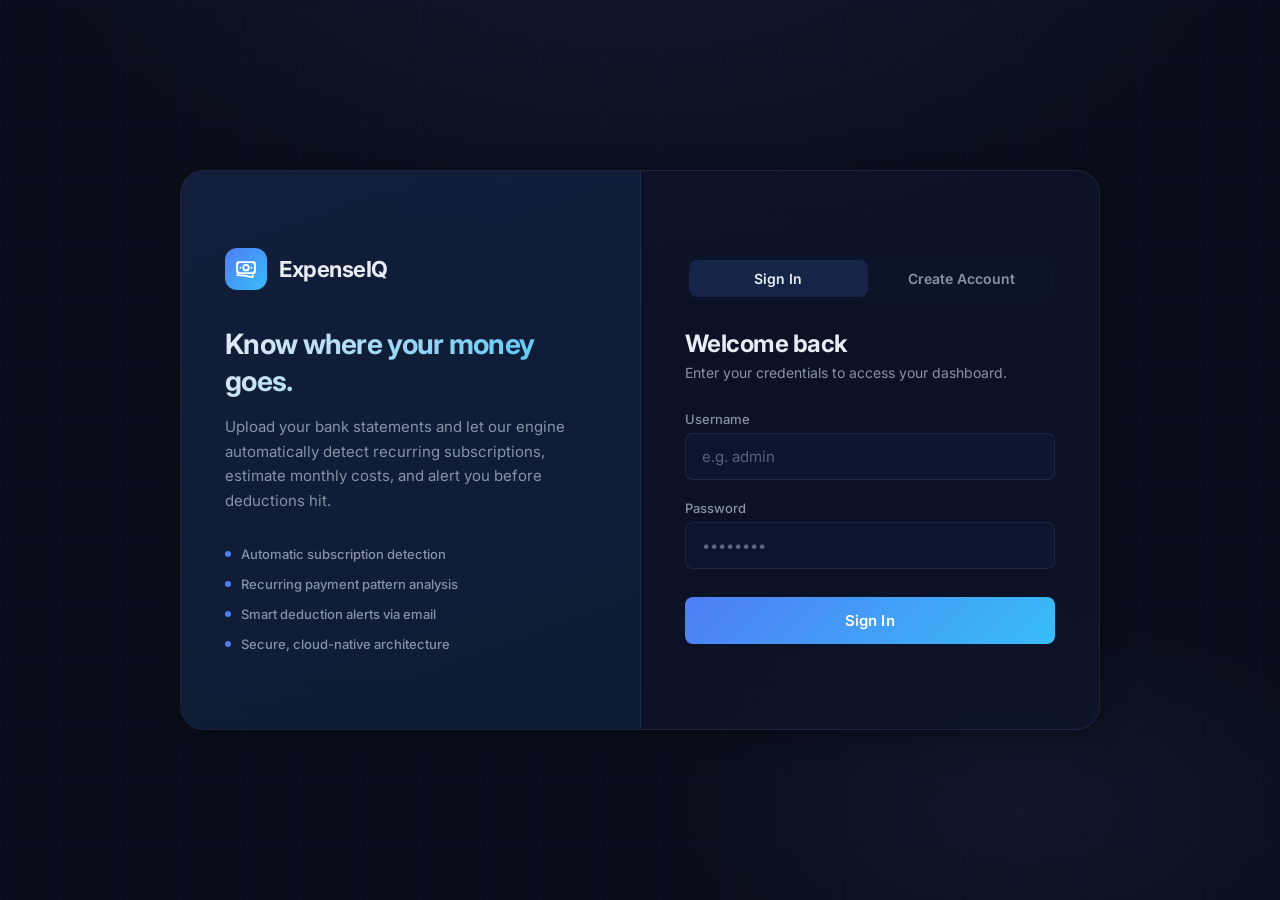
<file: frontend/index.html>
<!DOCTYPE html>
<html lang="en">

<head>
    <meta charset="UTF-8">
    <meta name="viewport" content="width=device-width, initial-scale=1.0">
    <title>ExpenseIQ — Smart Subscription Tracker</title>
    <meta name="description" content="Automatically detect and track recurring subscriptions from your bank statements. Cloud-powered financial intelligence.">
    <link rel="stylesheet" href="style.css">
    <style>
        /* auth layout */
        body.auth-page {
            display: flex;
            justify-content: center;
            align-items: center;
            min-height: 100vh;
            padding: 24px;
        }

        .auth-layout {
            position: relative;
            z-index: 1;
            display: flex;
            width: 100%;
            max-width: 920px;
            min-height: 560px;
            background: var(--bg-card);
            backdrop-filter: blur(24px) saturate(1.2);
            -webkit-backdrop-filter: blur(24px) saturate(1.2);
            border: 1px solid var(--border-subtle);
            border-radius: var(--radius-xl);
            box-shadow: var(--card-shadow);
            overflow: hidden;
        }

        /* branding */
        .auth-brand {
            flex: 1;
            display: flex;
            flex-direction: column;
            justify-content: center;
            padding: 48px 44px;
            background:
                linear-gradient(160deg, rgba(79, 125, 245, 0.10) 0%, rgba(56, 189, 248, 0.06) 100%);
            border-right: 1px solid var(--border-subtle);
        }

        .brand-logo {
            display: flex;
            align-items: center;
            gap: 12px;
            margin-bottom: 36px;
        }

        .brand-icon {
            width: 42px;
            height: 42px;
            background: var(--accent-gradient);
            border-radius: var(--radius-md);
            display: flex;
            align-items: center;
            justify-content: center;
            flex-shrink: 0;
        }

        .brand-icon svg {
            width: 22px;
            height: 22px;
            stroke: #fff;
            stroke-width: 2;
            fill: none;
        }

        .brand-name {
            font-size: 1.375rem;
            font-weight: 700;
            letter-spacing: -0.02em;
        }

        .brand-tagline {
            font-size: 1.75rem;
            font-weight: 700;
            line-height: 1.3;
            letter-spacing: -0.025em;
            margin-bottom: 16px;
            background: linear-gradient(135deg, var(--text-primary) 0%, var(--accent-cyan) 100%);
            -webkit-background-clip: text;
            -webkit-text-fill-color: transparent;
            background-clip: text;
        }

        .brand-desc {
            font-size: 0.9375rem;
            color: var(--text-secondary);
            line-height: 1.65;
            max-width: 340px;
        }

        .brand-features {
            list-style: none;
            margin-top: 32px;
            display: flex;
            flex-direction: column;
            gap: 14px;
        }

        .brand-features li {
            display: flex;
            align-items: center;
            gap: 10px;
            font-size: 0.8125rem;
            color: var(--text-secondary);
            font-weight: 500;
        }

        .feature-dot {
            width: 6px;
            height: 6px;
            border-radius: 50%;
            background: var(--accent-blue);
            flex-shrink: 0;
        }

        /* right panel */
        .auth-form-panel {
            flex: 1;
            display: flex;
            flex-direction: column;
            justify-content: center;
            padding: 48px 44px;
        }

        .auth-form-panel .glass-container {
            max-width: 100%;
            padding: 0;
            background: transparent;
            border: none;
            box-shadow: none;
            backdrop-filter: none;
        }

        /* onboarding upload */
        .onboarding-panel {
            position: relative;
            z-index: 1;
            width: 100%;
            max-width: 560px;
            background: var(--bg-card);
            backdrop-filter: blur(24px) saturate(1.2);
            border: 1px solid var(--border-subtle);
            border-radius: var(--radius-xl);
            box-shadow: var(--card-shadow);
            padding: 48px 44px;
        }

        .onboarding-panel h2 {
            margin-bottom: 4px;
        }

        .onboarding-step {
            display: flex;
            align-items: center;
            gap: 8px;
            margin-bottom: 8px;
            font-size: 0.75rem;
            font-weight: 600;
            text-transform: uppercase;
            letter-spacing: 0.06em;
            color: var(--accent-blue);
        }

        .step-badge {
            display: inline-flex;
            align-items: center;
            justify-content: center;
            width: 22px;
            height: 22px;
            border-radius: 50%;
            background: rgba(79, 125, 245, 0.15);
            font-size: 0.6875rem;
        }

        .skip-link {
            display: inline-block;
            margin-top: 12px;
            font-size: 0.8125rem;
            color: var(--text-muted);
            text-decoration: none;
            cursor: pointer;
            transition: color 0.2s ease;
        }

        .skip-link:hover {
            color: var(--text-primary);
        }

        /* responsive */
        @media (max-width: 780px) {
            .auth-layout {
                flex-direction: column;
                max-width: 460px;
                min-height: auto;
            }

            .auth-brand {
                padding: 32px 28px 24px;
                border-right: none;
                border-bottom: 1px solid var(--border-subtle);
            }

            .brand-tagline {
                font-size: 1.375rem;
            }

            .brand-features {
                display: none;
            }

            .auth-form-panel {
                padding: 28px;
            }

            .onboarding-panel {
                margin: 16px;
                padding: 28px 22px;
            }
        }
    </style>
</head>

<body class="auth-page">

    <!-- login/register screen -->
    <div class="auth-layout" id="auth-layout">
        <!-- Left Panel: Branding -->
        <div class="auth-brand">
            <div class="brand-logo">
                <div class="brand-icon">
                    <svg viewBox="0 0 24 24">
                        <path stroke-linecap="round" stroke-linejoin="round"
                            d="M2.25 18.75a60.07 60.07 0 0 1 15.797 2.101c.727.198 1.453-.342 1.453-1.096V18.75M3.75 4.5v.75A.75.75 0 0 1 3 6h-.75m0 0v-.375c0-.621.504-1.125 1.125-1.125H20.25M2.25 6v9m18-10.5v.75c0 .414.336.75.75.75h.75m-1.5-1.5h.375c.621 0 1.125.504 1.125 1.125v9.75c0 .621-.504 1.125-1.125 1.125h-.375m1.5-1.5H21a.75.75 0 0 0-.75.75v.75m0 0H3.75m0 0h-.375a1.125 1.125 0 0 1-1.125-1.125V15m1.5 1.5v-.75A.75.75 0 0 0 3 15h-.75M15 10.5a3 3 0 1 1-6 0 3 3 0 0 1 6 0Zm3 0h.008v.008H18V10.5Zm-12 0h.008v.008H6V10.5Z" />
                    </svg>
                </div>
                <span class="brand-name">ExpenseIQ</span>
            </div>

            <h1 class="brand-tagline">Know where your money goes.</h1>
            <p class="brand-desc">
                Upload your bank statements and let our engine automatically detect recurring subscriptions, estimate monthly costs, and alert you before deductions hit.
            </p>

            <ul class="brand-features">
                <li><span class="feature-dot"></span>Automatic subscription detection</li>
                <li><span class="feature-dot"></span>Recurring payment pattern analysis</li>
                <li><span class="feature-dot"></span>Smart deduction alerts via email</li>
                <li><span class="feature-dot"></span>Secure, cloud-native architecture</li>
            </ul>
        </div>

        <!-- Right Panel: Auth Forms -->
        <div class="auth-form-panel">
            <div class="glass-container" id="auth-container">
                <!-- Notification -->
                <div id="notification" class="notification hidden"></div>

                <!-- Tab Navigation -->
                <div class="tabs">
                    <button class="tab-btn active" id="tab-login" onclick="switchTab('login')">Sign In</button>
                    <button class="tab-btn" id="tab-register" onclick="switchTab('register')">Create Account</button>
                </div>

                <!-- Login Form -->
                <form id="login-form" class="auth-form active">
                    <h2>Welcome back</h2>
                    <p class="subtitle">Enter your credentials to access your dashboard.</p>
                    <div class="input-group">
                        <label for="login-username">Username</label>
                        <input type="text" id="login-username" required placeholder="e.g. admin" autocomplete="username">
                    </div>
                    <div class="input-group">
                        <label for="login-password">Password</label>
                        <input type="password" id="login-password" required placeholder="••••••••" autocomplete="current-password">
                    </div>
                    <button type="submit" class="primary-btn" id="login-btn">Sign In</button>
                </form>

                <!-- Register Form -->
                <form id="register-form" class="auth-form hidden">
                    <h2>Get started</h2>
                    <p class="subtitle">Create an account to begin tracking subscriptions.</p>
                    <div class="input-group">
                        <label for="reg-username">Username</label>
                        <input type="text" id="reg-username" required placeholder="Choose a username" autocomplete="username">
                    </div>
                    <div class="input-group">
                        <label for="reg-email">Email Address</label>
                        <input type="email" id="reg-email" required placeholder="you@example.com" autocomplete="email">
                    </div>
                    <div class="input-group">
                        <label for="reg-password">Password</label>
                        <input type="password" id="reg-password" required placeholder="Create a password" autocomplete="new-password">
                    </div>
                    <button type="submit" class="primary-btn" id="register-btn">Create Account</button>
                </form>
            </div>
        </div>
    </div>


    <!-- onboarding upload screen -->
    <div class="onboarding-panel hidden" id="onboarding-panel">
        <div class="onboarding-step">
            <span class="step-badge">2</span>
            Final Step — Import Data
        </div>
        <h2>Upload your bank statement</h2>
        <p class="subtitle">Upload a CSV export from your bank so we can detect your recurring subscriptions.</p>

        <form id="upload-form">
            <div class="file-drop-area">
                <span class="file-msg">Choose a CSV file or drag it here</span>
                <input class="file-input" type="file" id="csv-file" accept=".csv" required>
            </div>
            <button type="submit" class="primary-btn" id="upload-btn">Upload &amp; Analyze</button>
        </form>
        <div id="upload-status" class="status-msg"></div>

        <a class="skip-link" id="skip-upload" onclick="skipOnboarding()">Skip for now — I'll do this later →</a>
    </div>

    <script src="app.js"></script>
</body>

</html>
</file>
<file: frontend/style.css>
/* base design system */

@import url('https://fonts.googleapis.com/css2?family=Inter:wght@300;400;500;600;700;800&display=swap');

:root {
    /* Background */
    --bg-primary: #0a0e1a;
    --bg-secondary: #0f1629;
    --bg-card: rgba(15, 22, 45, 0.65);
    --bg-elevated: rgba(22, 33, 62, 0.55);
    --bg-input: rgba(15, 23, 50, 0.6);

    /* Accent & Brand */
    --accent-blue: #4f7df5;
    --accent-blue-light: #6b93ff;
    --accent-cyan: #38bdf8;
    --accent-green: #34d399;
    --accent-red: #f87171;
    --accent-amber: #fbbf24;
    --accent-gradient: linear-gradient(135deg, #4f7df5 0%, #38bdf8 100%);

    /* Text */
    --text-primary: #e8ecf4;
    --text-secondary: #8892a8;
    --text-muted: #5a6378;

    /* Borders & Surfaces */
    --border-subtle: rgba(71, 85, 120, 0.3);
    --border-active: rgba(79, 125, 245, 0.45);
    --glass-shadow: 0 8px 32px rgba(0, 0, 0, 0.35);
    --card-shadow: 0 4px 24px rgba(0, 0, 0, 0.25), 0 1px 4px rgba(0, 0, 0, 0.15);

    /* Radii */
    --radius-sm: 8px;
    --radius-md: 12px;
    --radius-lg: 18px;
    --radius-xl: 24px;
}

/* reset */
*,
*::before,
*::after {
    box-sizing: border-box;
    margin: 0;
    padding: 0;
}

html {
    font-size: 16px;
    -webkit-font-smoothing: antialiased;
    -moz-osx-font-smoothing: grayscale;
}

body {
    font-family: 'Inter', -apple-system, BlinkMacSystemFont, sans-serif;
    background: var(--bg-primary);
    background-image:
        radial-gradient(ellipse 80% 60% at 50% -10%, rgba(56, 90, 180, 0.15) 0%, transparent 60%),
        radial-gradient(ellipse 50% 40% at 80% 90%, rgba(79, 125, 245, 0.08) 0%, transparent 55%);
    min-height: 100vh;
    display: flex;
    justify-content: center;
    align-items: center;
    color: var(--text-primary);
    overflow-x: hidden;
}

/* Subtle grid overlay for depth */
body::before {
    content: '';
    position: fixed;
    inset: 0;
    background-image:
        linear-gradient(rgba(79, 125, 245, 0.02) 1px, transparent 1px),
        linear-gradient(90deg, rgba(79, 125, 245, 0.02) 1px, transparent 1px);
    background-size: 60px 60px;
    pointer-events: none;
    z-index: 0;
}

/* glass container */
.glass-container {
    position: relative;
    z-index: 1;
    background: var(--bg-card);
    backdrop-filter: blur(20px) saturate(1.2);
    -webkit-backdrop-filter: blur(20px) saturate(1.2);
    border-radius: var(--radius-xl);
    border: 1px solid var(--border-subtle);
    box-shadow: var(--card-shadow);
    padding: 44px;
    width: 100%;
    max-width: 460px;
}

#dashboard-container {
    max-width: 640px;
}

/* typography */
h2 {
    font-size: 1.5rem;
    font-weight: 700;
    letter-spacing: -0.02em;
    margin-bottom: 4px;
    color: var(--text-primary);
}

h3 {
    font-size: 1.125rem;
    font-weight: 600;
    letter-spacing: -0.01em;
    color: var(--text-primary);
}

.subtitle {
    font-size: 0.875rem;
    color: var(--text-secondary);
    margin-bottom: 28px;
    line-height: 1.5;
}

/* tabs */
.tabs {
    display: flex;
    gap: 4px;
    margin-bottom: 28px;
    background: rgba(15, 22, 45, 0.5);
    border-radius: var(--radius-md);
    padding: 4px;
}

.tab-btn {
    flex: 1;
    background: transparent;
    border: none;
    color: var(--text-secondary);
    padding: 10px 0;
    font-size: 0.875rem;
    font-weight: 600;
    font-family: 'Inter', sans-serif;
    cursor: pointer;
    border-radius: var(--radius-sm);
    transition: color 0.2s ease, background 0.2s ease;
}

.tab-btn:hover {
    color: var(--text-primary);
}

.tab-btn.active {
    color: var(--text-primary);
    background: rgba(79, 125, 245, 0.15);
    box-shadow: 0 1px 3px rgba(0, 0, 0, 0.1);
}

/* forms */
.auth-form {
    display: flex;
    flex-direction: column;
}

.auth-form.hidden {
    display: none;
}

.hidden {
    display: none !important;
}

.input-group {
    display: flex;
    flex-direction: column;
    margin-bottom: 20px;
}

.input-group label {
    font-size: 0.8125rem;
    font-weight: 500;
    margin-bottom: 6px;
    color: var(--text-secondary);
    letter-spacing: 0.01em;
}

.input-group input {
    background: var(--bg-input);
    border: 1px solid var(--border-subtle);
    border-radius: var(--radius-sm);
    padding: 13px 16px;
    color: var(--text-primary);
    font-size: 0.9375rem;
    font-family: 'Inter', sans-serif;
    outline: none;
    transition: border-color 0.2s ease, box-shadow 0.2s ease;
}

.input-group input:focus {
    border-color: var(--accent-blue);
    box-shadow: 0 0 0 3px rgba(79, 125, 245, 0.12);
}

.input-group input::placeholder {
    color: var(--text-muted);
}

/* buttons */
button {
    font-family: 'Inter', sans-serif;
}

.primary-btn {
    background: var(--accent-gradient);
    border: none;
    border-radius: var(--radius-sm);
    padding: 14px;
    color: #fff;
    font-size: 0.9375rem;
    font-weight: 600;
    cursor: pointer;
    margin-top: 8px;
    transition: opacity 0.2s ease, box-shadow 0.2s ease, transform 0.15s ease;
    letter-spacing: 0.01em;
}

.primary-btn:hover {
    opacity: 0.92;
    box-shadow: 0 4px 18px rgba(79, 125, 245, 0.3);
    transform: translateY(-1px);
}

.primary-btn:active {
    transform: translateY(0);
    opacity: 1;
}

.secondary-btn {
    background: transparent;
    border: 1px solid var(--border-subtle);
    border-radius: var(--radius-sm);
    padding: 8px 18px;
    color: var(--text-secondary);
    font-size: 0.8125rem;
    font-weight: 500;
    cursor: pointer;
    transition: color 0.2s ease, border-color 0.2s ease, background 0.2s ease;
}

.secondary-btn:hover {
    color: var(--text-primary);
    border-color: var(--accent-blue);
    background: rgba(79, 125, 245, 0.06);
}

/* dashboard header */
.dashboard-header {
    display: flex;
    justify-content: space-between;
    align-items: center;
    margin-bottom: 32px;
    border-bottom: 1px solid var(--border-subtle);
    padding-bottom: 18px;
}

/* upload/file drop zone */
.upload-section h3 {
    margin-bottom: 6px;
}

.upload-section > p {
    font-size: 0.875rem;
    color: var(--text-secondary);
    margin-bottom: 6px;
}

.file-drop-area {
    position: relative;
    display: flex;
    flex-direction: column;
    align-items: center;
    justify-content: center;
    padding: 42px 20px;
    border: 2px dashed var(--border-subtle);
    border-radius: var(--radius-md);
    text-align: center;
    margin: 18px 0;
    background: rgba(15, 22, 45, 0.35);
    transition: border-color 0.2s ease, background 0.2s ease;
}

.file-drop-area:hover {
    border-color: var(--accent-blue);
    background: rgba(79, 125, 245, 0.04);
}

.file-drop-area::before {
    content: '';
    display: block;
    width: 40px;
    height: 40px;
    margin-bottom: 12px;
    background-image: url("data:image/svg+xml,%3Csvg xmlns='http://www.w3.org/2000/svg' fill='none' viewBox='0 0 24 24' stroke-width='1.5' stroke='%234f7df5'%3E%3Cpath stroke-linecap='round' stroke-linejoin='round' d='M3 16.5v2.25A2.25 2.25 0 0 0 5.25 21h13.5A2.25 2.25 0 0 0 21 18.75V16.5m-13.5-9L12 3m0 0 4.5 4.5M12 3v13.5'/%3E%3C/svg%3E");
    background-size: contain;
    background-repeat: no-repeat;
    opacity: 0.7;
}

.file-input {
    position: absolute;
    left: 0;
    top: 0;
    height: 100%;
    width: 100%;
    cursor: pointer;
    opacity: 0;
}

.file-msg {
    font-size: 0.875rem;
    font-weight: 500;
    color: var(--text-secondary);
}

/* status messages */
.status-msg {
    margin-top: 14px;
    font-size: 0.8125rem;
    text-align: center;
    font-weight: 500;
}

.status-success {
    color: var(--accent-green);
}

.status-error {
    color: var(--accent-red);
}

/* notifications */
.notification {
    padding: 12px 16px;
    border-radius: var(--radius-sm);
    margin-bottom: 20px;
    font-size: 0.8125rem;
    text-align: center;
    font-weight: 500;
}

.notification.error {
    background: rgba(248, 113, 113, 0.1);
    border: 1px solid rgba(248, 113, 113, 0.3);
    color: var(--accent-red);
}

.notification.success {
    background: rgba(52, 211, 153, 0.1);
    border: 1px solid rgba(52, 211, 153, 0.3);
    color: var(--accent-green);
}

.notification.info {
    background: rgba(79, 125, 245, 0.1);
    border: 1px solid rgba(79, 125, 245, 0.25);
    color: var(--accent-blue-light);
}

/* responsive */
@media (max-width: 540px) {
    .glass-container {
        margin: 16px;
        padding: 28px 22px;
        border-radius: var(--radius-lg);
    }
}
</file>
<file: frontend/dashboard.css>
/* dashboard design system */

@import url('https://fonts.googleapis.com/css2?family=Inter:wght@300;400;500;600;700;800&display=swap');

/* tokens */
:root {
    /* Black Tones (80% of the palette) */
    --black-pure:    #000000;
    --black-deep:    #050507;
    --black-base:    #09090b;
    --black-raised:  #0f0f13;
    --black-surface: #141419;
    --black-card:    #18181f;
    --black-hover:   #1e1e27;
    --black-border:  #25252f;

    /* Blue Accents (20% of the palette) */
    --blue-primary:  #2563eb;
    --blue-bright:   #3b82f6;
    --blue-light:    #60a5fa;
    --blue-muted:    #1d4ed8;
    --blue-glow:     rgba(37, 99, 235, 0.15);
    --blue-glow-strong: rgba(59, 130, 246, 0.25);

    /* Text */
    --text-white:    #f0f0f5;
    --text-gray:     #9ca3af;
    --text-dim:      #6b7280;
    --text-faint:    #3f3f50;

    /* Semantic */
    --green:         #22c55e;
    --red:           #ef4444;
    --amber:         #f59e0b;

    /* Layout */
    --sidebar-w:     240px;
    --radius:        10px;
    --radius-lg:     14px;
}

/* reset */
*, *::before, *::after {
    box-sizing: border-box;
    margin: 0;
    padding: 0;
}

html {
    font-size: 16px;
    -webkit-font-smoothing: antialiased;
    -moz-osx-font-smoothing: grayscale;
}

body {
    font-family: 'Inter', -apple-system, BlinkMacSystemFont, sans-serif;
    background: var(--black-deep);
    color: var(--text-white);
    display: flex;
    min-height: 100vh;
    overflow-x: hidden;
}

/* sidebar */
.sidebar {
    position: fixed;
    top: 0;
    left: 0;
    width: var(--sidebar-w);
    height: 100vh;
    background: var(--black-base);
    border-right: 1px solid var(--black-border);
    display: flex;
    flex-direction: column;
    padding: 28px 16px;
    z-index: 50;
}

/* Brand */
.sidebar-brand {
    display: flex;
    align-items: center;
    gap: 11px;
    padding: 0 8px;
    margin-bottom: 36px;
}

.brand-mark {
    width: 36px;
    height: 36px;
    background: var(--blue-primary);
    border-radius: 9px;
    display: flex;
    align-items: center;
    justify-content: center;
    flex-shrink: 0;
    box-shadow: 0 0 16px var(--blue-glow);
}

.brand-mark svg {
    width: 19px;
    height: 19px;
    color: #fff;
}

.brand-text {
    font-size: 1.15rem;
    font-weight: 700;
    letter-spacing: -0.03em;
    color: var(--text-white);
}

/* Navigation Links */
.sidebar-nav {
    display: flex;
    flex-direction: column;
    gap: 4px;
    flex: 1;
}

.nav-item {
    display: flex;
    align-items: center;
    gap: 12px;
    padding: 10px 12px;
    border-radius: 8px;
    font-size: 0.8125rem;
    font-weight: 500;
    color: var(--text-dim);
    text-decoration: none;
    transition: color 0.15s ease, background 0.15s ease;
}

.nav-item svg {
    width: 18px;
    height: 18px;
    flex-shrink: 0;
}

.nav-item:hover {
    color: var(--text-gray);
    background: var(--black-hover);
}

.nav-item.active {
    color: var(--blue-light);
    background: var(--blue-glow);
}

/* Sidebar Footer */
.sidebar-footer {
    margin-top: auto;
    padding-top: 16px;
    border-top: 1px solid var(--black-border);
}

.logout-btn {
    display: flex;
    align-items: center;
    gap: 12px;
    width: 100%;
    padding: 10px 12px;
    background: transparent;
    border: none;
    border-radius: 8px;
    font-family: 'Inter', sans-serif;
    font-size: 0.8125rem;
    font-weight: 500;
    color: var(--text-dim);
    cursor: pointer;
    transition: color 0.15s ease, background 0.15s ease;
}

.logout-btn svg {
    width: 18px;
    height: 18px;
}

.logout-btn:hover {
    color: var(--red);
    background: rgba(239, 68, 68, 0.06);
}

/* main content */
.main-content {
    margin-left: var(--sidebar-w);
    flex: 1;
    padding: 36px 40px 48px;
    min-height: 100vh;
}

/* page header */
.page-header {
    display: flex;
    justify-content: space-between;
    align-items: flex-start;
    margin-bottom: 32px;
}

.page-title {
    font-size: 1.625rem;
    font-weight: 700;
    letter-spacing: -0.03em;
    color: var(--text-white);
}

.page-subtitle {
    font-size: 0.8125rem;
    color: var(--text-dim);
    margin-top: 4px;
}

.header-actions {
    display: flex;
    align-items: center;
    gap: 12px;
}

.live-indicator {
    display: flex;
    align-items: center;
    gap: 7px;
    padding: 6px 14px;
    background: rgba(34, 197, 94, 0.06);
    border: 1px solid rgba(34, 197, 94, 0.15);
    border-radius: 100px;
    font-size: 0.75rem;
    font-weight: 500;
    color: var(--green);
}

.live-dot {
    width: 7px;
    height: 7px;
    border-radius: 50%;
    background: var(--green);
    animation: pulse-dot 2s ease-in-out infinite;
}

@keyframes pulse-dot {
    0%, 100% { opacity: 1; }
    50% { opacity: 0.4; }
}

/* stat cards grid */
.stats-grid {
    display: grid;
    grid-template-columns: repeat(4, 1fr);
    gap: 16px;
    margin-bottom: 28px;
}

.stat-card {
    background: var(--black-card);
    border: 1px solid var(--black-border);
    border-radius: var(--radius-lg);
    padding: 22px 24px;
    display: flex;
    align-items: center;
    gap: 16px;
    transition: border-color 0.2s ease;
}

.stat-card:hover {
    border-color: rgba(37, 99, 235, 0.2);
}

.stat-icon {
    width: 44px;
    height: 44px;
    border-radius: var(--radius);
    display: flex;
    align-items: center;
    justify-content: center;
    flex-shrink: 0;
}

.stat-icon svg {
    width: 22px;
    height: 22px;
}

/* Individual card icon colors */
.card-spend .stat-icon {
    background: var(--blue-glow);
    color: var(--blue-bright);
}

.card-active .stat-icon {
    background: rgba(34, 197, 94, 0.08);
    color: var(--green);
}

.card-avg .stat-icon {
    background: rgba(245, 158, 11, 0.08);
    color: var(--amber);
}

.card-yearly .stat-icon {
    background: rgba(96, 165, 250, 0.08);
    color: var(--blue-light);
}

.stat-info {
    display: flex;
    flex-direction: column;
    gap: 2px;
}

.stat-label {
    font-size: 0.6875rem;
    font-weight: 500;
    text-transform: uppercase;
    letter-spacing: 0.06em;
    color: var(--text-dim);
}

.stat-value {
    font-size: 1.375rem;
    font-weight: 700;
    letter-spacing: -0.02em;
    color: var(--text-white);
    font-variant-numeric: tabular-nums;
}

/* table panel */
.table-panel {
    background: var(--black-card);
    border: 1px solid var(--black-border);
    border-radius: var(--radius-lg);
    overflow: hidden;
}

.panel-header {
    padding: 24px 28px 18px;
    border-bottom: 1px solid var(--black-border);
}

.panel-title {
    font-size: 1rem;
    font-weight: 700;
    letter-spacing: -0.01em;
    color: var(--text-white);
    margin-bottom: 2px;
}

.panel-desc {
    font-size: 0.75rem;
    color: var(--text-dim);
}

/* State Messages (Loading / Error) */
.state-msg {
    display: flex;
    align-items: center;
    justify-content: center;
    gap: 10px;
    padding: 18px 28px;
    font-size: 0.8125rem;
    font-weight: 500;
}

.state-msg.loading {
    color: var(--blue-light);
}

.state-msg.error {
    color: var(--red);
    background: rgba(239, 68, 68, 0.04);
}

.hidden {
    display: none !important;
}

/* Simple Loader Spinner */
.loader {
    width: 16px;
    height: 16px;
    border: 2px solid var(--black-border);
    border-top-color: var(--blue-bright);
    border-radius: 50%;
    animation: spin 0.7s linear infinite;
}

@keyframes spin {
    to { transform: rotate(360deg); }
}

/* data table */
.table-scroll {
    overflow-x: auto;
}

#subs-table {
    width: 100%;
    border-collapse: collapse;
}

#subs-table thead th {
    padding: 13px 28px;
    font-size: 0.6875rem;
    font-weight: 600;
    text-transform: uppercase;
    letter-spacing: 0.08em;
    color: var(--text-dim);
    text-align: left;
    background: var(--black-raised);
    border-bottom: 1px solid var(--black-border);
    white-space: nowrap;
    user-select: none;
}

#subs-table tbody td {
    padding: 15px 28px;
    font-size: 0.8125rem;
    color: var(--text-gray);
    border-bottom: 1px solid rgba(37, 37, 47, 0.5);
    white-space: nowrap;
}

#subs-table tbody tr {
    transition: background 0.1s ease;
}

#subs-table tbody tr:hover {
    background: var(--black-hover);
}

#subs-table tbody tr:last-child td {
    border-bottom: none;
}

/* Merchant Name */
.merchant-name {
    font-weight: 600;
    color: var(--text-white);
}

/* Amount */
.amount-cell {
    font-weight: 600;
    font-variant-numeric: tabular-nums;
    color: var(--blue-light);
}

/* Cycle Badge */
.cycle-badge {
    display: inline-block;
    padding: 3px 10px;
    font-size: 0.6875rem;
    font-weight: 600;
    letter-spacing: 0.02em;
    color: var(--blue-bright);
    background: var(--blue-glow);
    border: 1px solid rgba(37, 99, 235, 0.12);
    border-radius: 100px;
}

/* Confidence Dots */
.confidence-bar {
    display: flex;
    align-items: center;
    gap: 8px;
}

.confidence-dots {
    display: flex;
    gap: 4px;
}

.confidence-dots span {
    width: 6px;
    height: 6px;
    border-radius: 50%;
    background: var(--black-border);
}

.confidence-dots span.filled {
    background: var(--green);
    box-shadow: 0 0 5px rgba(34, 197, 94, 0.3);
}

.confidence-dots span.filled.medium {
    background: var(--amber);
    box-shadow: 0 0 5px rgba(245, 158, 11, 0.3);
}

/* Remove Button */
.remove-btn {
    padding: 4px 12px;
    font-size: 0.6875rem;
    font-weight: 500;
    font-family: 'Inter', sans-serif;
    color: var(--text-faint);
    background: transparent;
    border: 1px solid var(--black-border);
    border-radius: 6px;
    cursor: pointer;
    transition: color 0.15s ease, border-color 0.15s ease;
}

.remove-btn:hover {
    color: var(--red);
    border-color: rgba(239, 68, 68, 0.3);
}

/* empty state */
.empty-state {
    text-align: center;
    padding: 56px 32px;
    color: var(--text-dim);
}

.empty-state-icon {
    width: 48px;
    height: 48px;
    margin: 0 auto 14px;
    opacity: 0.3;
}

.empty-state p {
    font-size: 0.875rem;
    line-height: 1.6;
    max-width: 340px;
    margin: 0 auto;
}

.empty-state a {
    color: var(--blue-bright);
    text-decoration: none;
}

.empty-state a:hover {
    text-decoration: underline;
}

/* responsive breakpoints */
@media (max-width: 1024px) {
    .stats-grid {
        grid-template-columns: repeat(2, 1fr);
    }
}

@media (max-width: 768px) {
    .sidebar {
        display: none;
    }

    .main-content {
        margin-left: 0;
        padding: 24px 16px 32px;
    }

    .stats-grid {
        grid-template-columns: 1fr;
    }

    .page-title {
        font-size: 1.25rem;
    }
}
</file>
